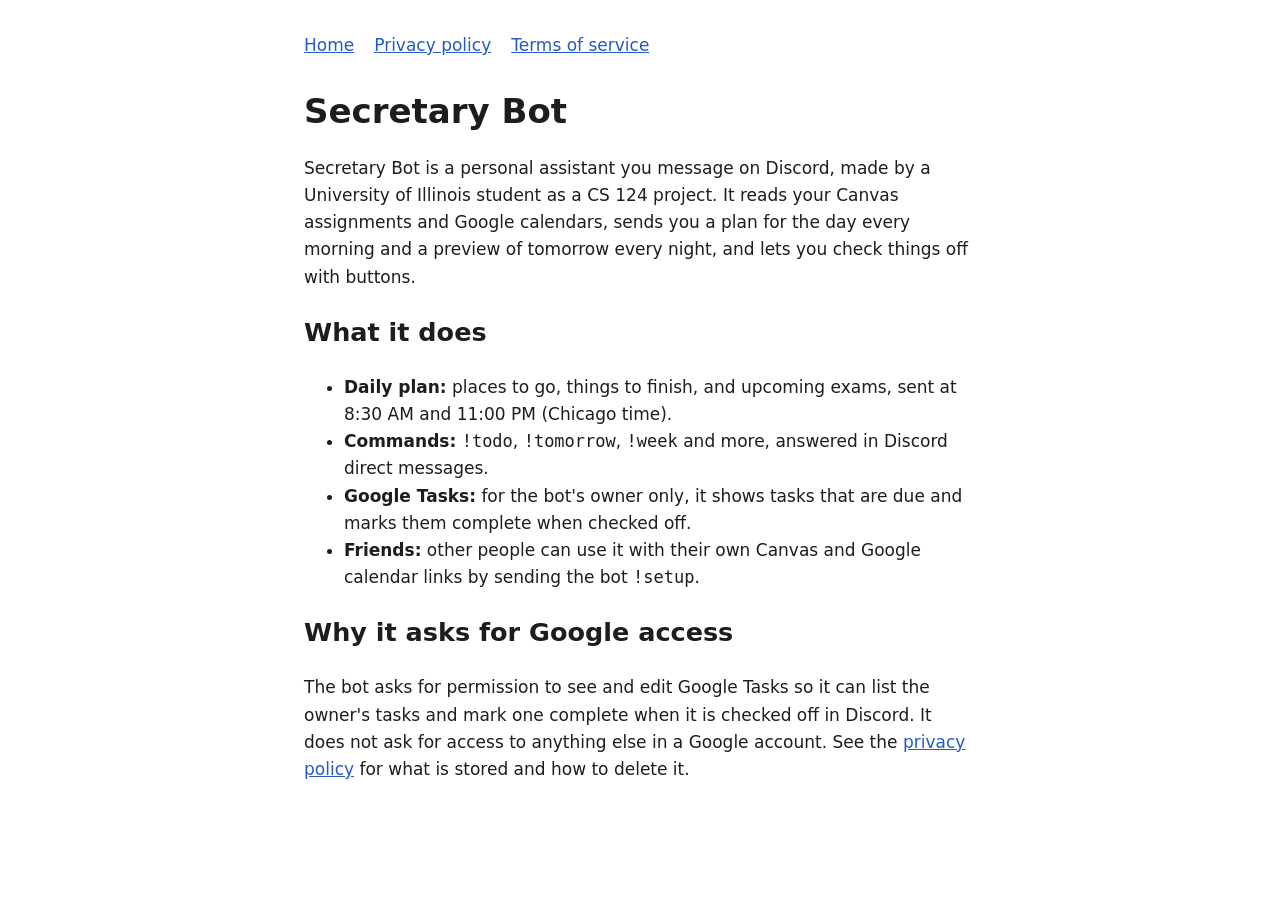
<file: index.html>
<!doctype html>
<html lang="en">
  <head>
    <meta charset="utf-8" />
    <meta name="viewport" content="width=device-width, initial-scale=1" />
    <title>Secretary Bot</title>
    <link rel="stylesheet" href="style.css" />
  </head>
  <body>
    <nav>
      <a href="./">Home</a>
      <a href="privacy.html">Privacy policy</a>
      <a href="terms.html">Terms of service</a>
    </nav>

    <h1>Secretary Bot</h1>
    <p>
      Secretary Bot is a personal assistant you message on Discord, made by a
      University of Illinois student as a CS 124 project. It reads your Canvas
      assignments and Google calendars, sends you a plan for the day every
      morning and a preview of tomorrow every night, and lets you check things
      off with buttons.
    </p>

    <h2>What it does</h2>
    <ul>
      <li>
        <strong>Daily plan:</strong> places to go, things to finish, and
        upcoming exams, sent at 8:30 AM and 11:00 PM (Chicago time).
      </li>
      <li>
        <strong>Commands:</strong> <code>!todo</code>, <code>!tomorrow</code>,
        <code>!week</code> and more, answered in Discord direct messages.
      </li>
      <li>
        <strong>Google Tasks:</strong> for the bot's owner only, it shows tasks
        that are due and marks them complete when checked off.
      </li>
      <li>
        <strong>Friends:</strong> other people can use it with their own Canvas
        and Google calendar links by sending the bot <code>!setup</code>.
      </li>
    </ul>

    <h2>Why it asks for Google access</h2>
    <p>
      The bot asks for permission to see and edit Google Tasks so it can list
      the owner's tasks and mark one complete when it is checked off in Discord.
      It does not ask for access to anything else in a Google account. See the
      <a href="privacy.html">privacy policy</a> for what is stored and how to
      delete it.
    </p>
  </body>
</html>
</file>
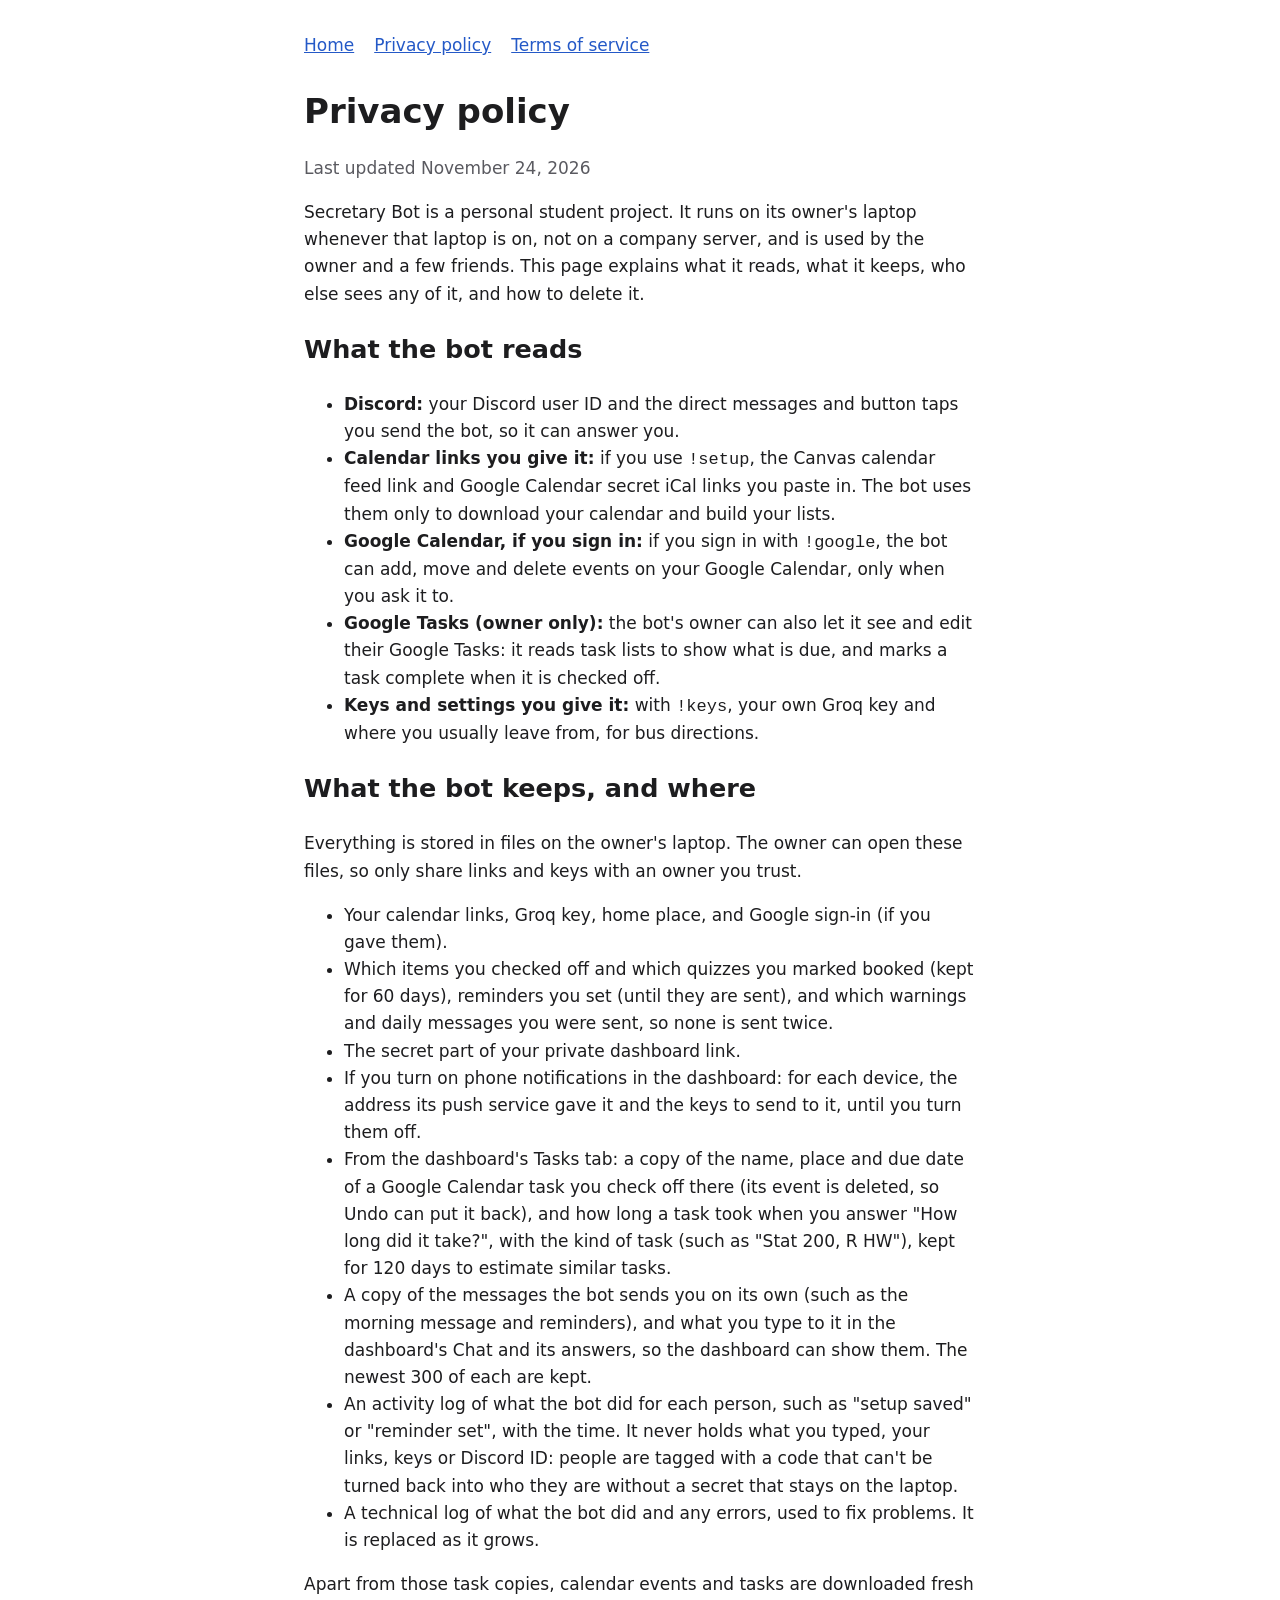
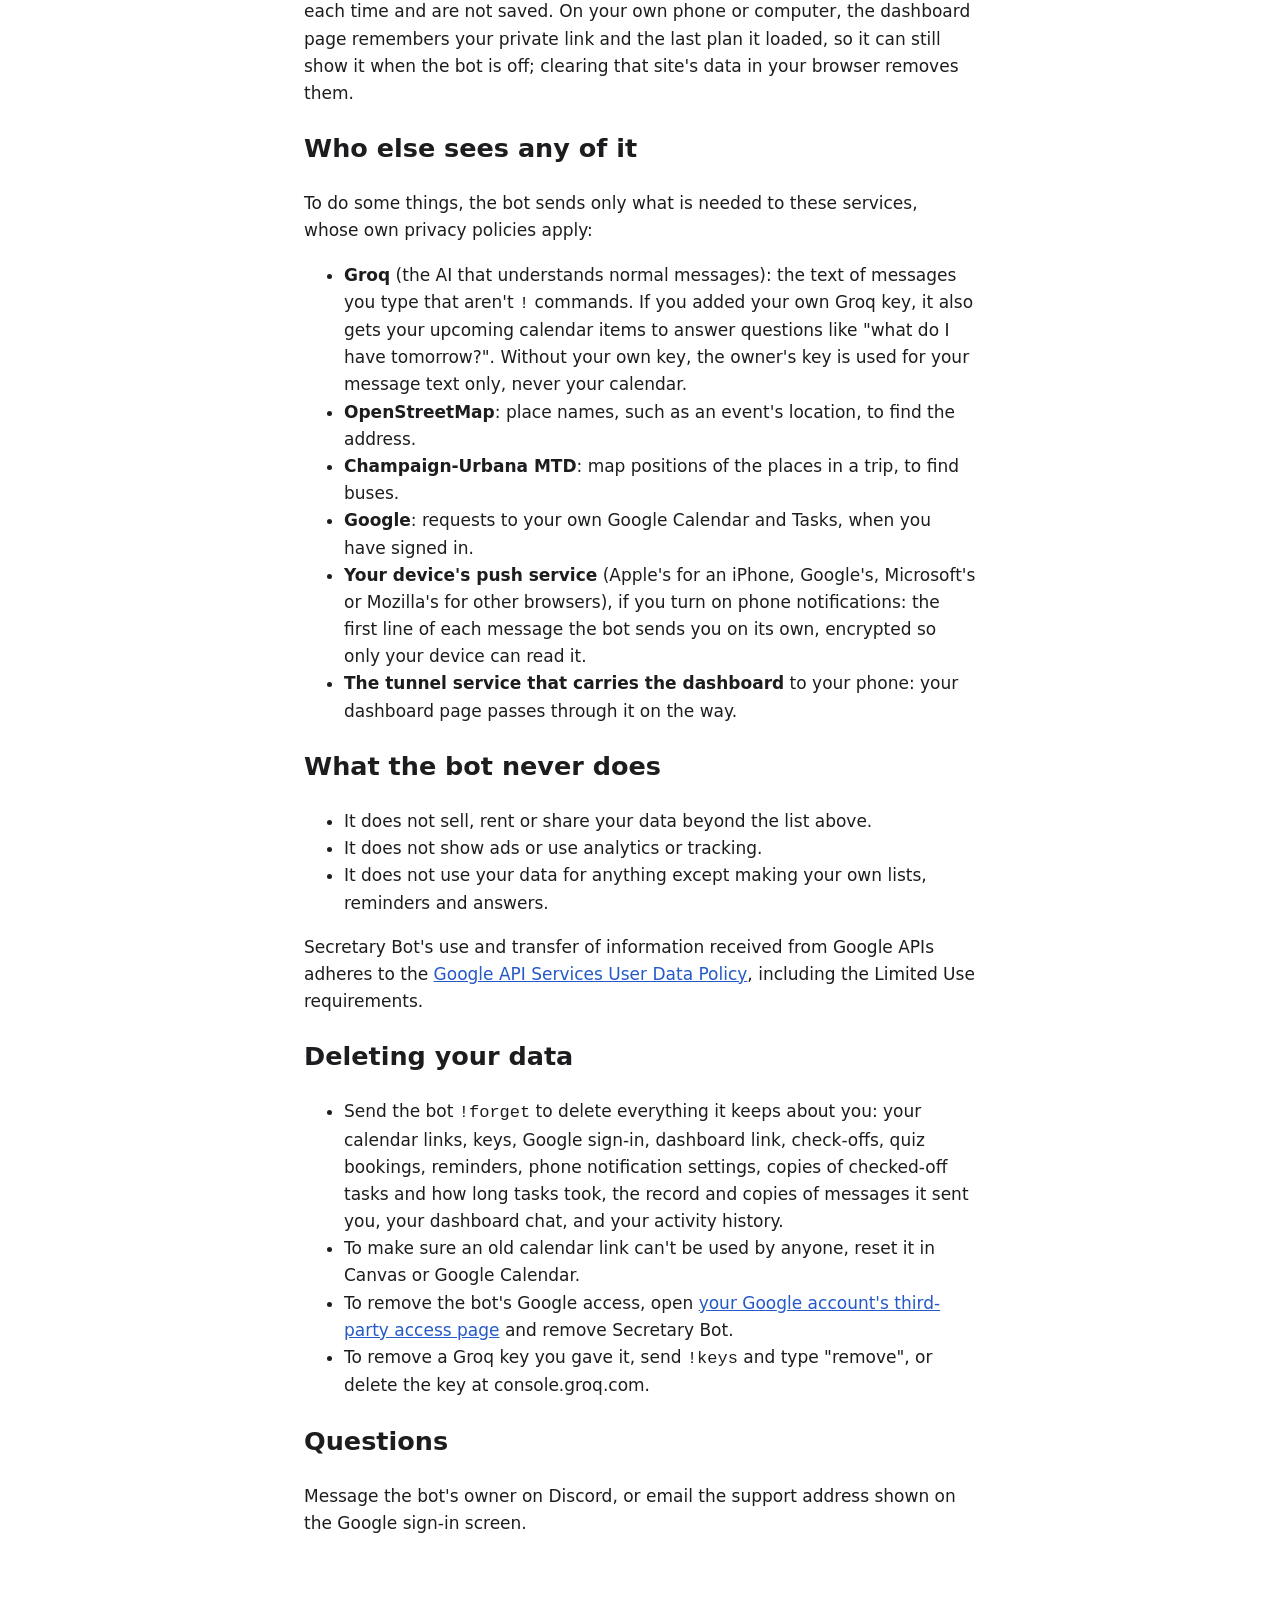
<file: privacy.html>
<!doctype html>
<html lang="en">
  <head>
    <meta charset="utf-8" />
    <meta name="viewport" content="width=device-width, initial-scale=1" />
    <title>Privacy Policy · Secretary Bot</title>
    <link rel="stylesheet" href="style.css" />
  </head>
  <body>
    <nav>
      <a href="./">Home</a>
      <a href="privacy.html">Privacy policy</a>
      <a href="terms.html">Terms of service</a>
    </nav>

    <h1>Privacy policy</h1>
    <p class="muted">Last updated November 24, 2026</p>

    <p>
      Secretary Bot is a personal student project. It runs on its owner's laptop
      whenever that laptop is on, not on a company server, and is used by the
      owner and a few friends. This page explains what it reads, what it keeps,
      who else sees any of it, and how to delete it.
    </p>

    <h2>What the bot reads</h2>
    <ul>
      <li>
        <strong>Discord:</strong> your Discord user ID and the direct messages
        and button taps you send the bot, so it can answer you.
      </li>
      <li>
        <strong>Calendar links you give it:</strong> if you use
        <code>!setup</code>, the Canvas calendar feed link and Google Calendar
        secret iCal links you paste in. The bot uses them only to download your
        calendar and build your lists.
      </li>
      <li>
        <strong>Google Calendar, if you sign in:</strong> if you sign in with
        <code>!google</code>, the bot can add, move and delete events on your
        Google Calendar, only when you ask it to.
      </li>
      <li>
        <strong>Google Tasks (owner only):</strong> the bot's owner can also let
        it see and edit their Google Tasks: it reads task lists to show what is
        due, and marks a task complete when it is checked off.
      </li>
      <li>
        <strong>Keys and settings you give it:</strong> with <code>!keys</code>,
        your own Groq key and where you usually leave from, for bus directions.
      </li>
    </ul>

    <h2>What the bot keeps, and where</h2>
    <p>
      Everything is stored in files on the owner's laptop. The owner can open
      these files, so only share links and keys with an owner you trust.
    </p>
    <ul>
      <li>
        Your calendar links, Groq key, home place, and Google sign-in (if you
        gave them).
      </li>
      <li>
        Which items you checked off and which quizzes you marked booked (kept
        for 60 days), reminders you set (until they are sent), and which
        warnings and daily messages you were sent, so none is sent twice.
      </li>
      <li>The secret part of your private dashboard link.</li>
      <li>
        If you turn on phone notifications in the dashboard: for each device,
        the address its push service gave it and the keys to send to it, until
        you turn them off.
      </li>
      <li>
        From the dashboard's Tasks tab: a copy of the name, place and due date
        of a Google Calendar task you check off there (its event is deleted, so
        Undo can put it back), and how long a task took when you answer "How
        long did it take?", with the kind of task (such as "Stat 200, R HW"),
        kept for 120 days to estimate similar tasks.
      </li>
      <li>
        A copy of the messages the bot sends you on its own (such as the morning
        message and reminders), and what you type to it in the dashboard's Chat
        and its answers, so the dashboard can show them. The newest 300 of each
        are kept.
      </li>
      <li>
        An activity log of what the bot did for each person, such as "setup
        saved" or "reminder set", with the time. It never holds what you typed,
        your links, keys or Discord ID: people are tagged with a code that can't
        be turned back into who they are without a secret that stays on the
        laptop.
      </li>
      <li>
        A technical log of what the bot did and any errors, used to fix
        problems. It is replaced as it grows.
      </li>
    </ul>
    <p>
      Apart from those task copies, calendar events and tasks are downloaded
      fresh each time and are not saved. On your own phone or computer, the
      dashboard page remembers your private link and the last plan it loaded, so
      it can still show it when the bot is off; clearing that site's data in
      your browser removes them.
    </p>

    <h2>Who else sees any of it</h2>
    <p>
      To do some things, the bot sends only what is needed to these services,
      whose own privacy policies apply:
    </p>
    <ul>
      <li>
        <strong>Groq</strong> (the AI that understands normal messages): the
        text of messages you type that aren't <code>!</code> commands. If you
        added your own Groq key, it also gets your upcoming calendar items to
        answer questions like "what do I have tomorrow?". Without your own key,
        the owner's key is used for your message text only, never your calendar.
      </li>
      <li>
        <strong>OpenStreetMap</strong>: place names, such as an event's
        location, to find the address.
      </li>
      <li>
        <strong>Champaign-Urbana MTD</strong>: map positions of the places in a
        trip, to find buses.
      </li>
      <li>
        <strong>Google</strong>: requests to your own Google Calendar and Tasks,
        when you have signed in.
      </li>
      <li>
        <strong>Your device's push service</strong> (Apple's for an iPhone,
        Google's, Microsoft's or Mozilla's for other browsers), if you turn on
        phone notifications: the first line of each message the bot sends you on
        its own, encrypted so only your device can read it.
      </li>
      <li>
        <strong>The tunnel service that carries the dashboard</strong> to your
        phone: your dashboard page passes through it on the way.
      </li>
    </ul>

    <h2>What the bot never does</h2>
    <ul>
      <li>It does not sell, rent or share your data beyond the list above.</li>
      <li>It does not show ads or use analytics or tracking.</li>
      <li>
        It does not use your data for anything except making your own lists,
        reminders and answers.
      </li>
    </ul>
    <p>
      Secretary Bot's use and transfer of information received from Google APIs
      adheres to the
      <a
        href="https://developers.google.com/terms/api-services-user-data-policy"
        >Google API Services User Data Policy</a
      >, including the Limited Use requirements.
    </p>

    <h2>Deleting your data</h2>
    <ul>
      <li>
        Send the bot <code>!forget</code> to delete everything it keeps about
        you: your calendar links, keys, Google sign-in, dashboard link,
        check-offs, quiz bookings, reminders, phone notification settings,
        copies of checked-off tasks and how long tasks took, the record and
        copies of messages it sent you, your dashboard chat, and your activity
        history.
      </li>
      <li>
        To make sure an old calendar link can't be used by anyone, reset it in
        Canvas or Google Calendar.
      </li>
      <li>
        To remove the bot's Google access, open
        <a href="https://myaccount.google.com/permissions"
          >your Google account's third-party access page</a
        >
        and remove Secretary Bot.
      </li>
      <li>
        To remove a Groq key you gave it, send <code>!keys</code> and type
        "remove", or delete the key at console.groq.com.
      </li>
    </ul>

    <h2>Questions</h2>
    <p>
      Message the bot's owner on Discord, or email the support address shown on
      the Google sign-in screen.
    </p>
  </body>
</html>
</file>
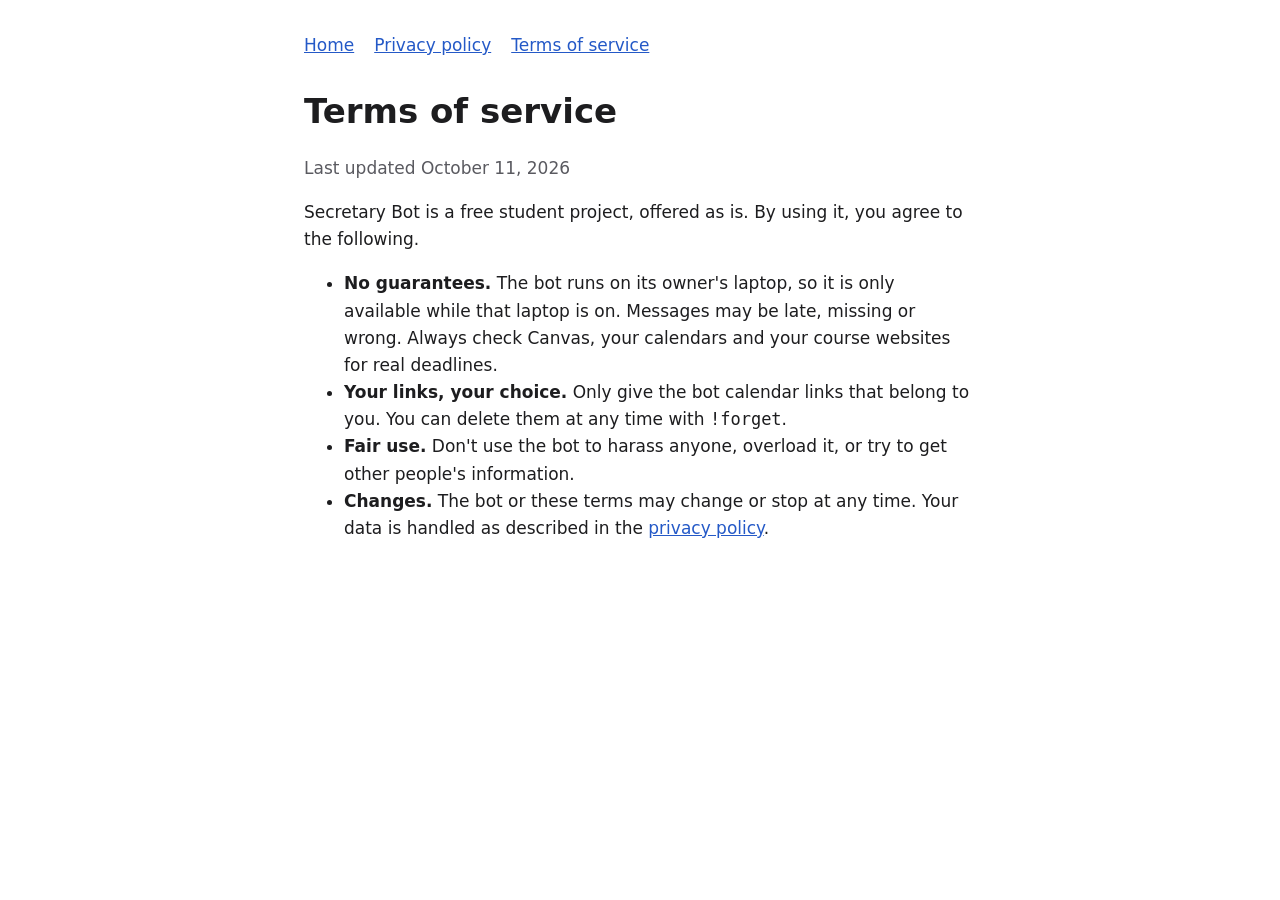
<file: terms.html>
<!doctype html>
<html lang="en">
  <head>
    <meta charset="utf-8" />
    <meta name="viewport" content="width=device-width, initial-scale=1" />
    <title>Terms of Service · Secretary Bot</title>
    <link rel="stylesheet" href="style.css" />
  </head>
  <body>
    <nav>
      <a href="./">Home</a>
      <a href="privacy.html">Privacy policy</a>
      <a href="terms.html">Terms of service</a>
    </nav>

    <h1>Terms of service</h1>
    <p class="muted">Last updated October 11, 2026</p>

    <p>
      Secretary Bot is a free student project, offered as is. By using it, you
      agree to the following.
    </p>

    <ul>
      <li>
        <strong>No guarantees.</strong> The bot runs on its owner's laptop, so
        it is only available while that laptop is on. Messages may be late,
        missing or wrong. Always check Canvas, your calendars and your course
        websites for real deadlines.
      </li>
      <li>
        <strong>Your links, your choice.</strong> Only give the bot calendar
        links that belong to you. You can delete them at any time with
        <code>!forget</code>.
      </li>
      <li>
        <strong>Fair use.</strong> Don't use the bot to harass anyone, overload
        it, or try to get other people's information.
      </li>
      <li>
        <strong>Changes.</strong> The bot or these terms may change or stop at
        any time. Your data is handled as described in the
        <a href="privacy.html">privacy policy</a>.
      </li>
    </ul>
  </body>
</html>
</file>
<file: style.css>
:root {
  --text: #1d1d1f;
  --muted: #5a5a60;
  --background: #ffffff;
  --link: #2459c7;
}

@media (prefers-color-scheme: dark) {
  :root {
    --text: #ececef;
    --muted: #a5a5ad;
    --background: #17171a;
    --link: #8ab0ff;
  }
}

body {
  margin: 0 auto;
  max-width: 42rem;
  padding: 2rem 1rem 4rem;
  font:
    17px/1.6 system-ui,
    -apple-system,
    "Segoe UI",
    sans-serif;
  color: var(--text);
  background: var(--background);
}

a {
  color: var(--link);
}

h1 {
  line-height: 1.2;
}

.muted {
  color: var(--muted);
}

nav {
  display: flex;
  gap: 1.25rem;
  margin-bottom: 2rem;
}
</file>
